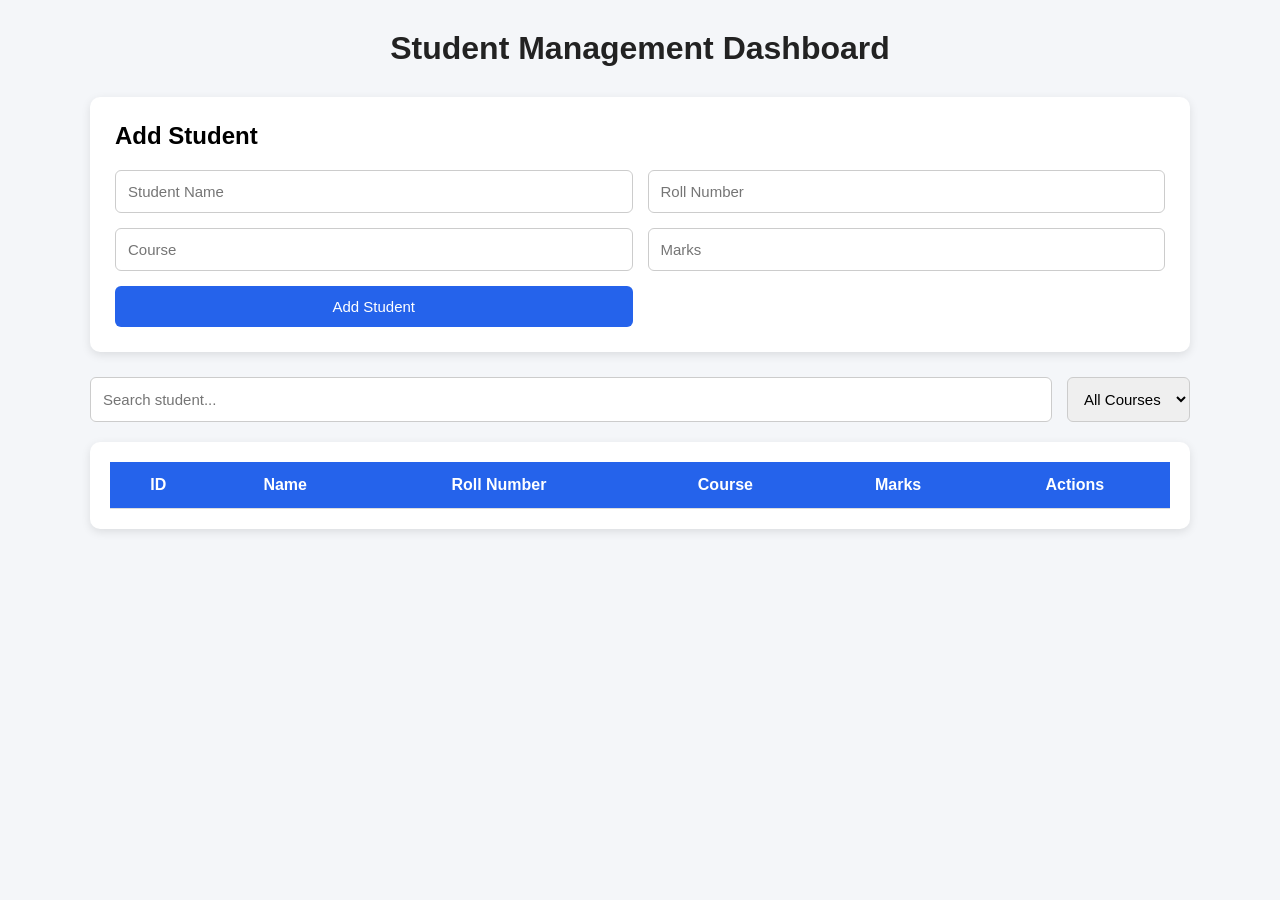
<file: 01-Student-Management-Dashboard/Student-Management-Dashboard/index.html>
<!DOCTYPE html>
<html lang="en">
<head>
    <meta charset="UTF-8">
    <meta name="viewport" content="width=device-width, initial-scale=1.0">

    <title>Student Management Dashboard</title>

    <link rel="stylesheet" href="style.css">
</head>

<body>

    <div class="container">

        <h1>Student Management Dashboard</h1>

        <!-- Student Form -->
        <div class="form-container">

            <h2>Add Student</h2>

            <form id="studentForm">

                <input
                    type="text"
                    id="studentName"
                    placeholder="Student Name"
                    required
                >

                <input
                    type="text"
                    id="studentRoll"
                    placeholder="Roll Number"
                    required
                >

                <input
                    type="text"
                    id="studentCourse"
                    placeholder="Course"
                    required
                >

                <input
                    type="number"
                    id="studentMarks"
                    placeholder="Marks"
                    required
                >

                <button type="submit" id="submitButton">
                    Add Student
                </button>

            </form>

        </div>

        <!-- Search and Filter -->
        <div class="controls">

            <input
                type="text"
                id="searchInput"
                placeholder="Search student..."
            >

            <select id="courseFilter">

                <option value="all">All Courses</option>

                <option value="ECE">ECE</option>

                <option value="CSE">CSE</option>

                <option value="EEE">EEE</option>

                <option value="ME">ME</option>

            </select>

        </div>

        <!-- Student Table -->
        <div class="table-container">

            <table>

                <thead>

                    <tr>
                        <th>ID</th>
                        <th>Name</th>
                        <th>Roll Number</th>
                        <th>Course</th>
                        <th>Marks</th>
                        <th>Actions</th>
                    </tr>

                </thead>

                <tbody id="studentTableBody">

                </tbody>

            </table>

        </div>

    </div>

    <script src="script.js"></script>

</body>
</html>
</file>
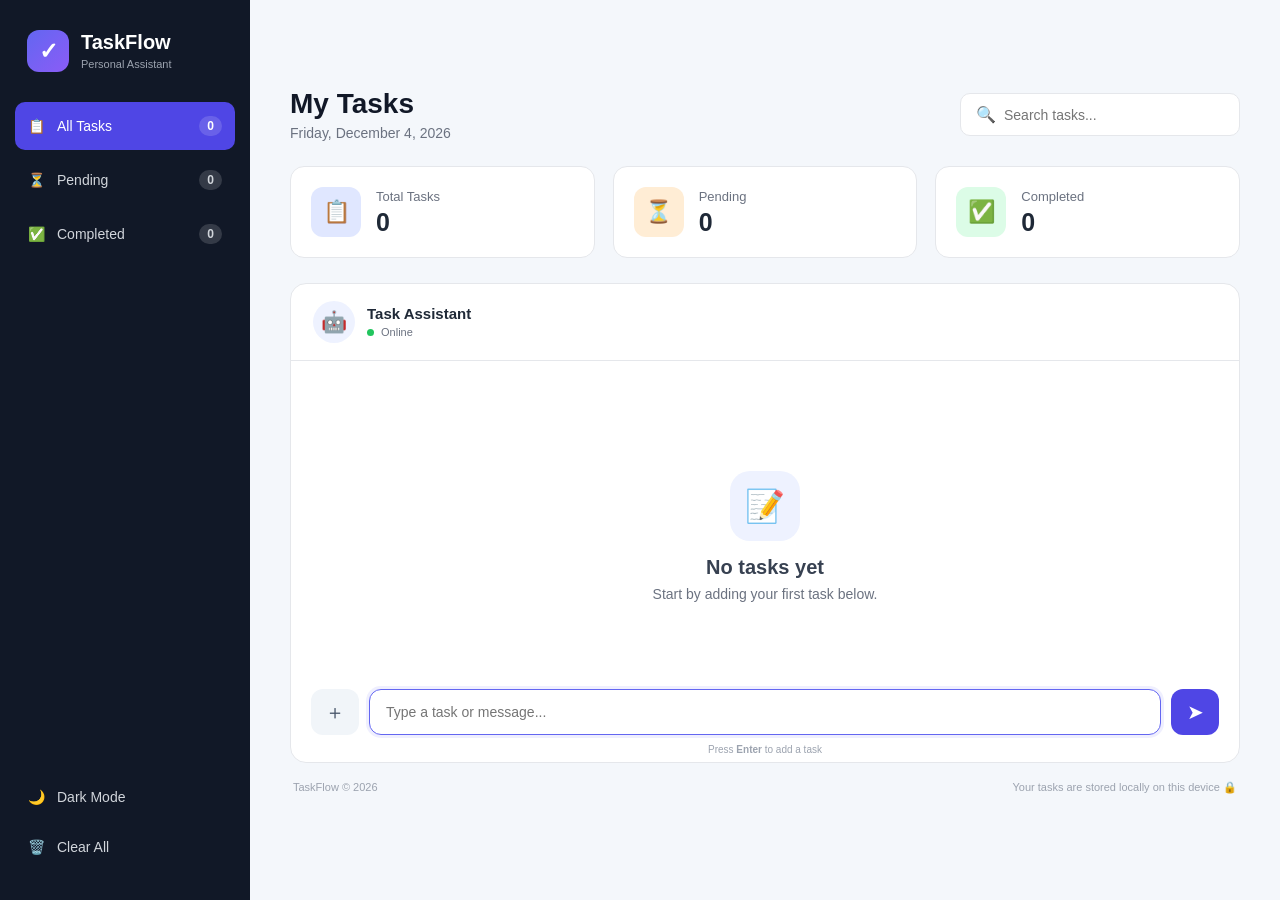
<file: 03-Chat-ToDo-App/Chat-ToDo-App/index.html>
<!DOCTYPE html>
<html lang="en">
<head>
    <meta charset="UTF-8">
    <meta name="viewport" content="width=device-width, initial-scale=1.0">

    <title>TaskFlow - Chat To-Do App</title>

    <link rel="stylesheet" href="style.css">
</head>

<body>

    <div class="app-container">

        <!-- SIDEBAR -->
        <aside class="sidebar">

            <div class="logo">
                <div class="logo-icon">✓</div>
                <div>
                    <h2>TaskFlow</h2>
                    <span>Personal Assistant</span>
                </div>
            </div>

            <div class="sidebar-menu">

                <button class="menu-item active" onclick="showAllTasks()">
                    <span>📋</span>
                    <span>All Tasks</span>
                    <strong id="allCount">0</strong>
                </button>

                <button class="menu-item" onclick="showPendingTasks()">
                    <span>⏳</span>
                    <span>Pending</span>
                    <strong id="pendingCount">0</strong>
                </button>

                <button class="menu-item" onclick="showCompletedTasks()">
                    <span>✅</span>
                    <span>Completed</span>
                    <strong id="completedCount">0</strong>
                </button>

            </div>

            <div class="sidebar-bottom">

                <button class="menu-item" onclick="toggleTheme()">
                    <span id="themeIcon">🌙</span>
                    <span>Dark Mode</span>
                </button>

                <button class="menu-item danger" onclick="clearAllTasks()">
                    <span>🗑️</span>
                    <span>Clear All</span>
                </button>

            </div>

        </aside>


        <!-- MAIN AREA -->
        <main class="main-content">

            <!-- HEADER -->
            <header class="top-bar">

                <div>
                    <h1 id="pageTitle">My Tasks</h1>
                    <p id="dateText"></p>
                </div>

                <div class="header-actions">

                    <div class="search-box">
                        <span>🔍</span>
                        <input
                            type="text"
                            id="searchInput"
                            placeholder="Search tasks..."
                            oninput="searchTasks()"
                        >
                    </div>

                </div>

            </header>


            <!-- STATISTICS -->
            <section class="stats">

                <div class="stat-card">
                    <div class="stat-icon blue">📋</div>

                    <div>
                        <span>Total Tasks</span>
                        <h2 id="totalTasks">0</h2>
                    </div>
                </div>


                <div class="stat-card">
                    <div class="stat-icon orange">⏳</div>

                    <div>
                        <span>Pending</span>
                        <h2 id="pendingTasks">0</h2>
                    </div>
                </div>


                <div class="stat-card">
                    <div class="stat-icon green">✅</div>

                    <div>
                        <span>Completed</span>
                        <h2 id="completedTasks">0</h2>
                    </div>
                </div>

            </section>


            <!-- CHAT / TASK AREA -->
            <section class="chat-container">

                <div class="chat-header">

                    <div class="assistant-avatar">
                        🤖
                    </div>

                    <div>
                        <h3>Task Assistant</h3>
                        <span>
                            <span class="online-dot"></span>
                            Online
                        </span>
                    </div>

                </div>


                <div class="task-area" id="taskArea">

                    <!-- Tasks will appear here -->

                </div>


                <!-- EMPTY STATE -->
                <div class="empty-state" id="emptyState">

                    <div class="empty-icon">
                        📝
                    </div>

                    <h2>No tasks yet</h2>

                    <p>
                        Start by adding your first task below.
                    </p>

                </div>


                <!-- INPUT -->
                <div class="input-area">

                    <button
                        class="attach-button"
                        onclick="showInfo()"
                        title="Information"
                    >
                        ＋
                    </button>

                    <input
                        type="text"
                        id="taskInput"
                        placeholder="Type a task or message..."
                        autocomplete="off"
                    >

                    <button
                        class="send-button"
                        onclick="addTask()"
                    >
                        ➤
                    </button>

                </div>

                <div class="input-hint">
                    Press <b>Enter</b> to add a task
                </div>

            </section>


            <!-- FOOTER -->
            <footer>

                <span>TaskFlow © 2026</span>

                <span>
                    Your tasks are stored locally on this device 🔒
                </span>

            </footer>

        </main>

    </div>


    <div class="toast" id="toast">
        Task added successfully!
    </div>


    <script src="script.js"></script>

</body>
</html>
</file>
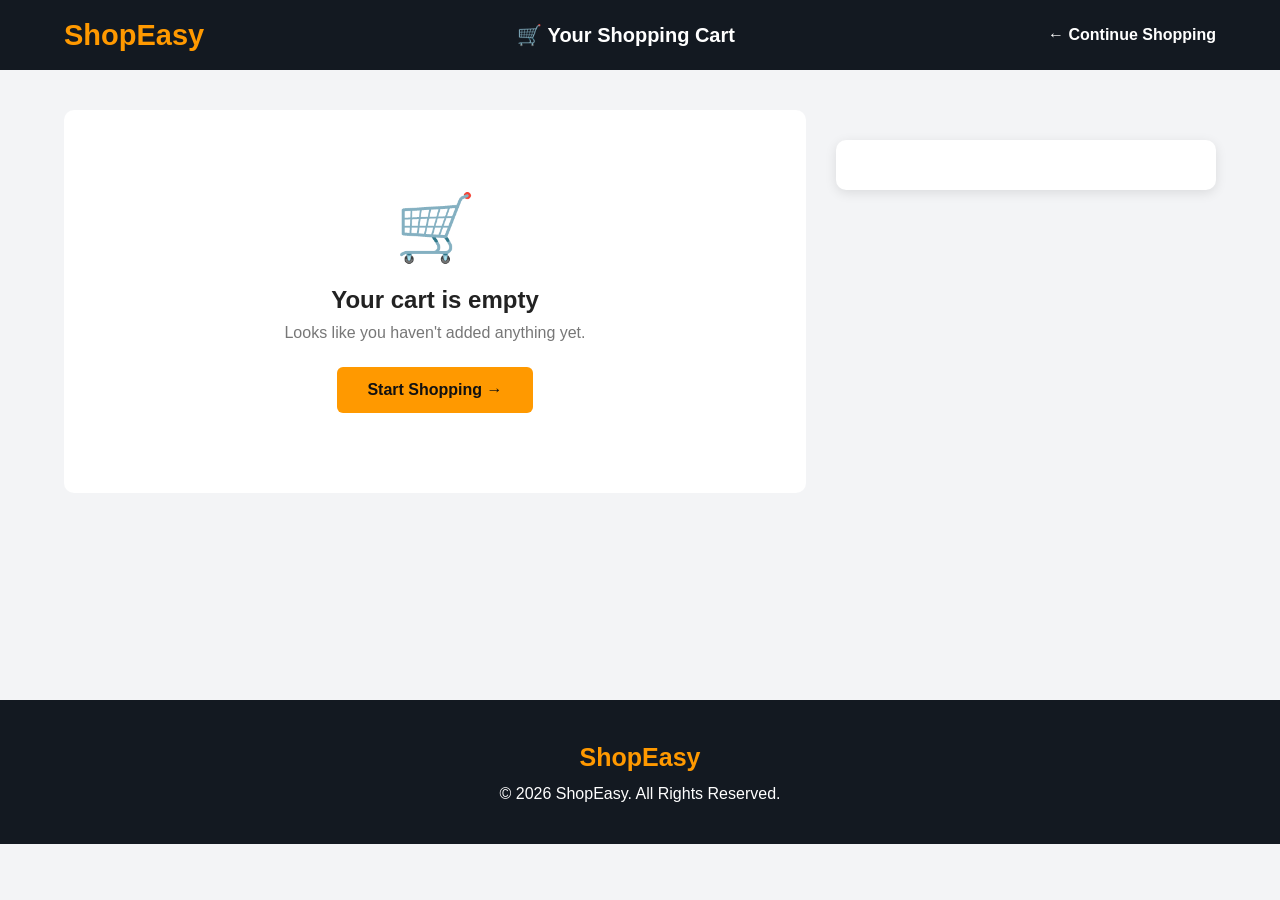
<file: 02-Mini-Amazon/E-Commerce-Website/cart.html>
<!DOCTYPE html>
<html lang="en">

<head>

    <meta charset="UTF-8">

    <meta
        name="viewport"
        content="width=device-width, initial-scale=1.0"
    >

    <title>ShopEasy | Shopping Cart</title>

    <link
        rel="stylesheet"
        href="style.css"
    >

</head>

<body>


    <!-- HEADER -->

    <header class="header">

        <a
            href="index.html"
            class="logo"
        >
            ShopEasy
        </a>


        <div class="cart-header-title">

            🛒 Your Shopping Cart

        </div>


        <a
            href="index.html"
            class="back-home"
        >
            ← Continue Shopping
        </a>

    </header>


    <!-- CART -->

    <main class="cart-page">

        <div
            id="cartContainer"
            class="cart-container"
        >
        </div>


        <aside
            id="cartSummary"
            class="cart-summary"
        >
        </aside>

    </main>


    <!-- FOOTER -->

    <footer>

        <div class="footer-logo">
            ShopEasy
        </div>

        <p>
            © 2026 ShopEasy. All Rights Reserved.
        </p>

    </footer>


    <script src="cart.js"></script>

</body>

</html>
</file>
<file: 01-Student-Management-Dashboard/Student-Management-Dashboard/style.css>
* {
    margin: 0;
    padding: 0;
    box-sizing: border-box;
}

body {
    font-family: Arial, sans-serif;
    background: #f4f6f9;
    padding: 30px;
}

.container {
    max-width: 1100px;
    margin: auto;
}

h1 {
    text-align: center;
    margin-bottom: 30px;
    color: #222;
}

.form-container {
    background: white;
    padding: 25px;
    border-radius: 10px;
    box-shadow: 0 3px 10px rgba(0, 0, 0, 0.1);
    margin-bottom: 25px;
}

.form-container h2 {
    margin-bottom: 20px;
}

form {
    display: grid;
    grid-template-columns: repeat(2, 1fr);
    gap: 15px;
}

input,
select {
    padding: 12px;
    border: 1px solid #ccc;
    border-radius: 6px;
    font-size: 15px;
}

button {
    padding: 12px;
    border: none;
    border-radius: 6px;
    background: #2563eb;
    color: white;
    font-size: 15px;
    cursor: pointer;
}

button:hover {
    background: #1d4ed8;
}

.controls {
    display: flex;
    gap: 15px;
    margin-bottom: 20px;
}

.controls input {
    flex: 1;
}

.table-container {
    background: white;
    padding: 20px;
    border-radius: 10px;
    overflow-x: auto;
    box-shadow: 0 3px 10px rgba(0, 0, 0, 0.1);
}

table {
    width: 100%;
    border-collapse: collapse;
}

th,
td {
    padding: 14px;
    border-bottom: 1px solid #ddd;
    text-align: center;
}

th {
    background: #2563eb;
    color: white;
}

tr:hover {
    background: #f1f5f9;
}

.edit-btn {
    background: #16a34a;
    margin-right: 5px;
}

.edit-btn:hover {
    background: #15803d;
}

.delete-btn {
    background: #dc2626;
}

.delete-btn:hover {
    background: #b91c1c;
}

@media (max-width: 700px) {

    form {
        grid-template-columns: 1fr;
    }

    .controls {
        flex-direction: column;
    }

    body {
        padding: 15px;
    }
}
</file>
<file: 03-Chat-ToDo-App/Chat-ToDo-App/style.css>
* {
    margin: 0;
    padding: 0;
    box-sizing: border-box;
}


body {
    font-family: Arial, Helvetica, sans-serif;
    background: #f4f7fb;
    color: #1f2937;
    min-height: 100vh;
    transition: 0.3s;
}


button,
input {
    font-family: inherit;
}


/* =========================
   APP
========================= */

.app-container {
    display: flex;
    min-height: 100vh;
}


/* =========================
   SIDEBAR
========================= */

.sidebar {
    width: 250px;
    background: #111827;
    color: white;
    padding: 25px 15px;
    display: flex;
    flex-direction: column;
    min-height: 100vh;
}


.logo {
    display: flex;
    align-items: center;
    gap: 12px;
    padding: 5px 12px 30px;
}


.logo-icon {
    width: 42px;
    height: 42px;
    border-radius: 12px;
    background: linear-gradient(135deg, #6366f1, #8b5cf6);
    display: flex;
    align-items: center;
    justify-content: center;
    font-size: 23px;
    font-weight: bold;
}


.logo h2 {
    font-size: 20px;
}


.logo span {
    font-size: 11px;
    color: #9ca3af;
}


.sidebar-menu {
    flex: 1;
}


.menu-item {
    width: 100%;
    border: none;
    background: transparent;
    color: #d1d5db;
    padding: 14px 13px;
    border-radius: 10px;
    display: flex;
    align-items: center;
    gap: 12px;
    margin-bottom: 6px;
    cursor: pointer;
    font-size: 14px;
    text-align: left;
    transition: 0.2s;
}


.menu-item:hover {
    background: #1f2937;
    color: white;
}


.menu-item.active {
    background: #4f46e5;
    color: white;
}


.menu-item strong {
    margin-left: auto;
    font-size: 12px;
    background: rgba(255,255,255,0.15);
    padding: 3px 8px;
    border-radius: 20px;
}


.menu-item.danger:hover {
    background: #7f1d1d;
}


/* =========================
   MAIN
========================= */

.main-content {
    flex: 1;
    padding: 30px 40px;
    max-width: 1500px;
    margin: auto;
    width: 100%;
}


.top-bar {
    display: flex;
    align-items: center;
    justify-content: space-between;
    margin-bottom: 25px;
}


.top-bar h1 {
    font-size: 28px;
    color: #111827;
}


.top-bar p {
    color: #6b7280;
    font-size: 14px;
    margin-top: 5px;
}


.search-box {
    width: 280px;
    background: white;
    border: 1px solid #e5e7eb;
    padding: 11px 15px;
    border-radius: 10px;
    display: flex;
    align-items: center;
    gap: 8px;
}


.search-box input {
    border: none;
    outline: none;
    width: 100%;
    font-size: 14px;
}


/* =========================
   STATISTICS
========================= */

.stats {
    display: grid;
    grid-template-columns: repeat(3, 1fr);
    gap: 18px;
    margin-bottom: 25px;
}


.stat-card {
    background: white;
    border-radius: 14px;
    padding: 20px;
    display: flex;
    align-items: center;
    gap: 15px;
    border: 1px solid #e5e7eb;
}


.stat-icon {
    width: 50px;
    height: 50px;
    border-radius: 12px;
    display: flex;
    align-items: center;
    justify-content: center;
    font-size: 22px;
}


.stat-icon.blue {
    background: #e0e7ff;
}


.stat-icon.orange {
    background: #ffedd5;
}


.stat-icon.green {
    background: #dcfce7;
}


.stat-card span {
    color: #6b7280;
    font-size: 13px;
}


.stat-card h2 {
    font-size: 25px;
    margin-top: 3px;
}


/* =========================
   CHAT CONTAINER
========================= */

.chat-container {
    background: white;
    border-radius: 16px;
    border: 1px solid #e5e7eb;
    overflow: hidden;
    min-height: 480px;
    position: relative;
}


.chat-header {
    padding: 17px 22px;
    border-bottom: 1px solid #e5e7eb;
    display: flex;
    align-items: center;
    gap: 12px;
}


.assistant-avatar {
    width: 42px;
    height: 42px;
    border-radius: 50%;
    background: #eef2ff;
    display: flex;
    align-items: center;
    justify-content: center;
    font-size: 21px;
}


.chat-header h3 {
    font-size: 15px;
}


.chat-header span {
    font-size: 11px;
    color: #6b7280;
}


.online-dot {
    display: inline-block;
    width: 7px;
    height: 7px;
    background: #22c55e;
    border-radius: 50%;
    margin-right: 4px;
}


/* =========================
   TASK AREA
========================= */

.task-area {
    padding: 20px;
    max-height: 380px;
    overflow-y: auto;
}


.task {
    display: flex;
    align-items: center;
    gap: 13px;
    padding: 15px;
    margin-bottom: 10px;
    border-radius: 12px;
    background: #f8fafc;
    border: 1px solid #edf0f4;
    animation: slideIn 0.25s ease;
}


@keyframes slideIn {
    from {
        opacity: 0;
        transform: translateY(8px);
    }

    to {
        opacity: 1;
        transform: translateY(0);
    }
}


.task-checkbox {
    width: 21px;
    height: 21px;
    border: 2px solid #cbd5e1;
    border-radius: 50%;
    cursor: pointer;
    flex-shrink: 0;
    display: flex;
    align-items: center;
    justify-content: center;
    transition: 0.2s;
}


.task-checkbox:hover {
    border-color: #6366f1;
}


.task.completed .task-checkbox {
    background: #22c55e;
    border-color: #22c55e;
    color: white;
}


.task-text {
    flex: 1;
    font-size: 14px;
    line-height: 1.5;
    word-break: break-word;
}


.task.completed .task-text {
    text-decoration: line-through;
    color: #9ca3af;
}


.task-time {
    font-size: 11px;
    color: #9ca3af;
    white-space: nowrap;
}


.delete-btn {
    border: none;
    background: transparent;
    cursor: pointer;
    font-size: 17px;
    opacity: 0.5;
    transition: 0.2s;
}


.delete-btn:hover {
    opacity: 1;
    transform: scale(1.1);
}


/* =========================
   EMPTY STATE
========================= */

.empty-state {
    text-align: center;
    padding: 70px 20px;
    color: #6b7280;
}


.empty-icon {
    width: 70px;
    height: 70px;
    background: #eef2ff;
    border-radius: 20px;
    margin: auto;
    display: flex;
    align-items: center;
    justify-content: center;
    font-size: 32px;
    margin-bottom: 15px;
}


.empty-state h2 {
    color: #374151;
    font-size: 20px;
    margin-bottom: 7px;
}


.empty-state p {
    font-size: 14px;
}


/* =========================
   INPUT
========================= */

.input-area {
    position: absolute;
    bottom: 27px;
    left: 20px;
    right: 20px;
    display: flex;
    gap: 10px;
}


.input-area input {
    flex: 1;
    border: 1px solid #dbe1e8;
    border-radius: 12px;
    padding: 14px 16px;
    outline: none;
    font-size: 14px;
    transition: 0.2s;
}


.input-area input:focus {
    border-color: #6366f1;
    box-shadow: 0 0 0 3px rgba(99,102,241,0.1);
}


.attach-button,
.send-button {
    width: 48px;
    border: none;
    border-radius: 12px;
    cursor: pointer;
    font-size: 20px;
}


.attach-button {
    background: #f1f5f9;
    color: #475569;
}


.send-button {
    background: #4f46e5;
    color: white;
}


.send-button:hover {
    background: #4338ca;
}


.input-hint {
    position: absolute;
    bottom: 7px;
    left: 0;
    right: 0;
    text-align: center;
    font-size: 10px;
    color: #9ca3af;
}


/* =========================
   FOOTER
========================= */

footer {
    display: flex;
    justify-content: space-between;
    padding: 18px 3px;
    color: #9ca3af;
    font-size: 11px;
}


/* =========================
   TOAST
========================= */

.toast {
    position: fixed;
    bottom: 25px;
    right: 25px;
    background: #111827;
    color: white;
    padding: 13px 18px;
    border-radius: 10px;
    font-size: 13px;
    transform: translateY(100px);
    opacity: 0;
    transition: 0.3s;
}


.toast.show {
    transform: translateY(0);
    opacity: 1;
}


/* =========================
   DARK MODE
========================= */

body.dark {
    background: #0f172a;
    color: #e5e7eb;
}


body.dark .main-content {
    color: #e5e7eb;
}


body.dark .top-bar h1 {
    color: white;
}


body.dark .stat-card,
body.dark .chat-container,
body.dark .search-box {
    background: #1e293b;
    border-color: #334155;
}


body.dark .stat-card span,
body.dark .top-bar p {
    color: #94a3b8;
}


body.dark .chat-header {
    border-color: #334155;
}


body.dark .task {
    background: #0f172a;
    border-color: #334155;
}


body.dark .task-text {
    color: #e5e7eb;
}


body.dark .task.completed .task-text {
    color: #64748b;
}


body.dark .input-area input {
    background: #0f172a;
    border-color: #475569;
    color: white;
}


body.dark .input-area input::placeholder {
    color: #64748b;
}


body.dark .attach-button {
    background: #334155;
    color: white;
}


body.dark .empty-state h2 {
    color: white;
}


/* =========================
   RESPONSIVE
========================= */

@media (max-width: 900px) {

    .sidebar {
        width: 210px;
    }

    .main-content {
        padding: 25px;
    }

    .stats {
        grid-template-columns: 1fr;
    }

}


@media (max-width: 700px) {

    .app-container {
        display: block;
    }

    .sidebar {
        width: 100%;
        min-height: auto;
        padding: 15px;
    }

    .logo {
        padding-bottom: 15px;
    }

    .sidebar-menu,
    .sidebar-bottom {
        display: flex;
        gap: 5px;
    }

    .menu-item {
        margin: 0;
        padding: 10px;
    }

    .menu-item span:nth-child(2) {
        display: none;
    }

    .main-content {
        padding: 20px 15px;
    }

    .top-bar {
        display: block;
    }

    .search-box {
        width: 100%;
        margin-top: 15px;
    }

    footer {
        display: block;
        text-align: center;
        line-height: 2;
    }

}


@media (max-width: 450px) {

    .stats {
        gap: 10px;
    }

    .stat-card {
        padding: 14px;
    }

    .task-time {
        display: none;
    }

    .input-area {
        left: 10px;
        right: 10px;
    }

}
</file>
<file: 02-Mini-Amazon/E-Commerce-Website/style.css>
/* ==========================================
   SHOP EASY - ADVANCED CSS
========================================== */

* {
    margin: 0;
    padding: 0;
    box-sizing: border-box;
}


html {
    scroll-behavior: smooth;
}


body {
    font-family:
        Arial,
        Helvetica,
        sans-serif;

    background: #f3f4f6;

    color: #222;

    transition:
        background 0.3s,
        color 0.3s;
}


button,
input,
select {
    font-family: inherit;
}


/* ==========================================
   HEADER
========================================== */

.header {
    background: #131921;

    color: white;

    min-height: 70px;

    display: flex;

    align-items: center;

    gap: 20px;

    padding: 10px 5%;

    position: sticky;

    top: 0;

    z-index: 900;
}


.logo {
    color: #ff9900;

    font-size: 29px;

    font-weight: 800;

    text-decoration: none;

    white-space: nowrap;
}


.search-box {
    flex: 1;

    max-width: 850px;

    display: flex;
}


.search-box input {
    flex: 1;

    height: 44px;

    border: none;

    outline: none;

    padding: 0 16px;

    font-size: 15px;

    border-radius:
        5px 0 0 5px;
}


.search-box button {
    width: 55px;

    border: none;

    background: #ff9900;

    cursor: pointer;

    font-size: 20px;

    border-radius:
        0 5px 5px 0;
}


.theme-btn {
    background: #232f3e;

    color: white;

    border: 1px solid #555;

    width: 42px;

    height: 42px;

    border-radius: 50%;

    cursor: pointer;

    font-size: 18px;
}


.cart-link {
    color: white;

    text-decoration: none;

    font-weight: bold;

    white-space: nowrap;
}


#cartCount,
#wishlistCount {
    background: #ff9900;

    color: #111;

    padding: 3px 7px;

    border-radius: 50%;

    font-size: 12px;

    margin-left: 3px;
}


/* ==========================================
   NAVBAR
========================================== */

.navbar {
    background: #232f3e;

    min-height: 48px;

    display: flex;

    align-items: center;

    gap: 28px;

    padding: 8px 5%;

    position: sticky;

    top: 70px;

    z-index: 800;
}


.navbar a {
    color: white;

    text-decoration: none;

    font-size: 14px;

    font-weight: bold;
}


.navbar a:hover {
    color: #ff9900;
}


.nav-wishlist {
    background: none;

    border: none;

    color: white;

    cursor: pointer;

    font-weight: bold;
}


.nav-wishlist:hover {
    color: #ff9900;
}


/* ==========================================
   HERO
========================================== */

.hero {
    min-height: 480px;

    display: flex;

    align-items: center;

    justify-content: center;

    text-align: center;

    color: white;

    background:
        linear-gradient(
            135deg,
            #172554,
            #2563eb
        );

    position: relative;

    overflow: hidden;
}


.hero::before {
    content: "";

    position: absolute;

    width: 400px;

    height: 400px;

    border-radius: 50%;

    background:
        rgba(255,255,255,0.08);

    top: -150px;

    left: -100px;
}


.hero::after {
    content: "";

    position: absolute;

    width: 500px;

    height: 500px;

    border-radius: 50%;

    background:
        rgba(255,153,0,0.12);

    right: -150px;

    bottom: -200px;
}


.hero-content {
    position: relative;

    z-index: 2;

    padding: 20px;
}


.hero-small {
    font-size: 13px;

    letter-spacing: 4px;

    color: #ffcc80;

    font-weight: bold;
}


.hero-content h1 {
    font-size: 55px;

    line-height: 1.1;

    margin: 20px 0;
}


.hero-content p {
    font-size: 19px;

    margin-bottom: 30px;

    opacity: 0.9;
}


.shop-btn {
    display: inline-block;

    padding: 14px 30px;

    background: #ff9900;

    color: #111;

    text-decoration: none;

    border-radius: 6px;

    font-weight: bold;

    transition: 0.2s;
}


.shop-btn:hover {
    background: #ffad32;

    transform: translateY(-2px);
}


/* ==========================================
   FEATURES
========================================== */

.features {
    display: grid;

    grid-template-columns:
        repeat(4, 1fr);

    gap: 20px;

    padding: 30px 5%;

    background: white;
}


.feature {
    text-align: center;

    padding: 20px;
}


.feature span {
    font-size: 32px;
}


.feature h3 {
    margin: 10px 0 5px;
}


.feature p {
    color: #777;

    font-size: 14px;
}


/* ==========================================
   CATEGORY
========================================== */

.category-section {
    background: white;

    padding: 35px 5%;

    text-align: center;

    margin-top: 2px;
}


.category-section h2 {
    margin-bottom: 22px;
}


.categories {
    display: flex;

    justify-content: center;

    flex-wrap: wrap;

    gap: 10px;
}


.categories button {
    padding: 10px 18px;

    border: 1px solid #ddd;

    background: white;

    border-radius: 25px;

    cursor: pointer;

    font-weight: bold;

    transition: 0.2s;
}


.categories button:hover {
    background: #ff9900;

    border-color: #ff9900;

    transform: translateY(-2px);
}


/* ==========================================
   PRODUCTS
========================================== */

.products-section {
    padding: 45px 5%;
}


.products-heading {
    display: flex;

    justify-content: space-between;

    align-items: center;

    margin-bottom: 30px;
}


.products-heading h2 {
    font-size: 30px;
}


.products-heading p {
    color: #777;

    margin-top: 6px;
}


.sort-box {
    display: flex;

    align-items: center;

    gap: 10px;
}


.sort-box select {
    padding: 10px 15px;

    border: 1px solid #ccc;

    border-radius: 5px;

    background: white;

    cursor: pointer;
}


/* ==========================================
   PRODUCT GRID
========================================== */

.product-grid {
    display: grid;

    grid-template-columns:
        repeat(
            auto-fill,
            minmax(240px, 1fr)
        );

    gap: 24px;
}


/* ==========================================
   PRODUCT CARD
========================================== */

.product-card {
    background: white;

    border-radius: 10px;

    overflow: hidden;

    box-shadow:
        0 3px 12px
        rgba(0,0,0,0.1);

    transition:
        transform 0.25s,
        box-shadow 0.25s;

    display: flex;

    flex-direction: column;
}


.product-card:hover {
    transform: translateY(-6px);

    box-shadow:
        0 12px 25px
        rgba(0,0,0,0.16);
}


/* ==========================================
   PRODUCT IMAGE
========================================== */

.image-container {
    height: 240px;

    background: #f8f8f8;

    position: relative;

    display: flex;

    align-items: center;

    justify-content: center;

    overflow: hidden;
}


.product-image {
    width: 100%;

    height: 100%;

    object-fit: contain;

    padding: 15px;

    transition:
        transform 0.3s;
}


.product-card:hover
.product-image {
    transform: scale(1.07);
}


.discount-badge {
    position: absolute;

    left: 10px;

    top: 10px;

    background: #cc0c39;

    color: white;

    padding: 5px 8px;

    border-radius: 4px;

    font-size: 12px;

    font-weight: bold;

    z-index: 2;
}


.wishlist-btn {
    position: absolute;

    right: 10px;

    top: 10px;

    width: 38px;

    height: 38px;

    border-radius: 50%;

    border: none;

    background: white;

    box-shadow:
        0 2px 8px
        rgba(0,0,0,0.15);

    cursor: pointer;

    font-size: 21px;

    z-index: 3;
}


.wishlist-btn.active {
    background: #ffe4e6;
}


/* ==========================================
   PRODUCT INFO
========================================== */

.product-info {
    padding: 17px;

    flex: 1;

    display: flex;

    flex-direction: column;
}


.product-category {
    color: #777;

    font-size: 12px;

    text-transform: uppercase;

    font-weight: bold;

    margin-bottom: 7px;
}


.product-info h3 {
    font-size: 18px;

    line-height: 1.3;

    margin-bottom: 8px;

    min-height: 46px;
}


.rating {
    display: flex;

    align-items: center;

    gap: 7px;

    font-size: 13px;

    margin-bottom: 8px;
}


.stars {
    color: #f59e0b;

    letter-spacing: 1px;

    font-size: 15px;
}


.description {
    color: #666;

    font-size: 13px;

    line-height: 1.5;

    display: -webkit-box;

    -webkit-line-clamp: 2;

    -webkit-box-orient: vertical;

    overflow: hidden;

    min-height: 40px;
}


.price-row {
    display: flex;

    align-items: center;

    gap: 8px;

    margin-top: 13px;

    flex-wrap: wrap;
}


.price {
    color: #b12704;

    font-size: 21px;

    font-weight: bold;
}


.original-price {
    color: #777;

    text-decoration: line-through;

    font-size: 13px;
}


.discount {
    color: #067d62;

    font-weight: bold;

    font-size: 13px;
}


.stock {
    color: #067d62;

    font-size: 13px;

    margin: 8px 0;
}


.low-stock {
    color: #b12704;

    font-weight: bold;
}


.product-buttons {
    display: flex;

    gap: 8px;

    margin-top: auto;

    padding-top: 10px;
}


.view-btn,
.add-cart-btn {
    flex: 1;

    padding: 10px;

    border: none;

    border-radius: 5px;

    cursor: pointer;

    font-weight: bold;
}


.view-btn {
    background: #e7e7e7;
}


.view-btn:hover {
    background: #d5d5d5;
}


.add-cart-btn {
    background: #ff9900;

    color: #111;
}


.add-cart-btn:hover {
    background: #ffad32;
}


.large-btn {
    width: 100%;

    padding: 14px;

    font-size: 16px;
}


/* ==========================================
   LOADING
========================================== */

.loading {
    grid-column: 1 / -1;

    text-align: center;

    padding: 80px;
}


.loader {
    width: 45px;

    height: 45px;

    border: 5px solid #ddd;

    border-top-color: #ff9900;

    border-radius: 50%;

    animation:
        spin 0.8s linear infinite;

    margin:
        0 auto 15px;
}


@keyframes spin {

    to {
        transform: rotate(360deg);
    }

}


/* ==========================================
   NO PRODUCTS
========================================== */

.no-products {
    grid-column: 1 / -1;

    text-align: center;

    padding: 70px;

    background: white;

    border-radius: 10px;
}


.no-products-icon {
    font-size: 50px;

    margin-bottom: 15px;
}


.no-products p {
    color: #777;

    margin-top: 10px;
}


/* ==========================================
   PAGINATION
========================================== */

.pagination {
    display: flex;

    justify-content: center;

    gap: 8px;

    margin-top: 35px;
}


.pagination button {
    min-width: 40px;

    height: 40px;

    border: 1px solid #ccc;

    background: white;

    border-radius: 5px;

    cursor: pointer;
}


.pagination button:hover {
    background: #ff9900;
}


.pagination button.active {
    background: #232f3e;

    color: white;

    border-color: #232f3e;
}


.pagination button:disabled {
    opacity: 0.4;

    cursor: not-allowed;
}


/* ==========================================
   MODAL
========================================== */

.modal {
    display: none;

    position: fixed;

    inset: 0;

    z-index: 2000;

    background:
        rgba(0,0,0,0.75);

    padding: 25px;

    align-items: center;

    justify-content: center;
}


.modal.show {
    display: flex;
}


.modal-content {
    width: 100%;

    max-width: 900px;

    max-height: 90vh;

    overflow-y: auto;

    background: white;

    border-radius: 12px;

    padding: 30px;

    position: relative;
}


.close {
    position: absolute;

    right: 18px;

    top: 10px;

    border: none;

    background: none;

    font-size: 35px;

    cursor: pointer;

    z-index: 5;
}


.modal-layout {
    display: grid;

    grid-template-columns:
        1fr 1fr;

    gap: 35px;
}


.modal-images > img {
    width: 100%;

    height: 350px;

    object-fit: contain;

    background: #f7f7f7;

    border-radius: 8px;
}


.modal-thumbnails {
    display: flex;

    gap: 8px;

    margin-top: 10px;

    overflow-x: auto;
}


.modal-thumbnails img {
    width: 65px;

    height: 65px;

    object-fit: contain;

    border: 1px solid #ddd;

    border-radius: 5px;

    cursor: pointer;

    background: #fafafa;
}


.modal-category {
    color: #777;

    text-transform: uppercase;

    font-size: 12px;

    font-weight: bold;
}


.modal-details h2 {
    font-size: 28px;

    margin: 10px 0;
}


.modal-description {
    color: #555;

    line-height: 1.7;

    margin: 20px 0;
}


.brand {
    margin-bottom: 15px;

    font-weight: bold;
}


.modal-price {
    display: flex;

    align-items: center;

    gap: 10px;

    flex-wrap: wrap;

    margin-bottom: 15px;
}


.modal-price .price {
    font-size: 28px;
}


.modal-stock {
    margin-bottom: 20px;
}


/* ==========================================
   WISHLIST
========================================== */

.wishlist-content {
    background: white;

    width: 100%;

    max-width: 600px;

    max-height: 80vh;

    overflow-y: auto;

    border-radius: 12px;

    padding: 30px;

    position: relative;
}


.wishlist-content h2 {
    margin-bottom: 20px;
}


.wishlist-item {
    display: flex;

    align-items: center;

    gap: 15px;

    padding: 12px 0;

    border-bottom: 1px solid #ddd;
}


.wishlist-item img {
    width: 75px;

    height: 75px;

    object-fit: contain;

    background: #f5f5f5;

    border-radius: 5px;
}


.wishlist-item div {
    flex: 1;
}


.wishlist-item h3 {
    font-size: 15px;

    margin-bottom: 5px;
}


.wishlist-item strong {
    color: #b12704;
}


.wishlist-item button {
    border: none;

    background: #eee;

    padding: 8px;

    border-radius: 5px;

    cursor: pointer;
}


.empty-wishlist {
    text-align: center;

    padding: 40px;
}


.empty-wishlist div {
    font-size: 50px;

    margin-bottom: 10px;
}


.empty-wishlist p {
    color: #777;

    margin-top: 8px;
}


/* ==========================================
   ABOUT
========================================== */

.about-section {
    background: white;

    padding: 70px 8%;

    text-align: center;
}


.about-section h2 {
    font-size: 32px;

    margin-bottom: 20px;
}


.about-section p {
    max-width: 800px;

    margin: 10px auto;

    color: #666;

    line-height: 1.7;
}


/* ==========================================
   CONTACT
========================================== */

.contact-section {
    padding: 60px 5%;

    text-align: center;
}


.contact-section h2 {
    font-size: 32px;

    margin-bottom: 30px;
}


.contact-grid {
    display: grid;

    grid-template-columns:
        repeat(3, 1fr);

    gap: 20px;

    max-width: 900px;

    margin: auto;
}


.contact-grid > div {
    background: white;

    padding: 30px;

    border-radius: 10px;

    box-shadow:
        0 3px 12px
        rgba(0,0,0,0.08);
}


.contact-grid span {
    font-size: 30px;
}


.contact-grid h3 {
    margin: 10px 0;
}


.contact-grid p {
    color: #666;
}


/* ==========================================
   FOOTER
========================================== */

footer {
    background: #131921;

    color: white;

    text-align: center;

    padding: 35px;

    line-height: 1.8;
}


.footer-logo {
    color: #ff9900;

    font-size: 25px;

    font-weight: bold;
}


/* ==========================================
   CART
========================================== */

.cart-header-title {
    font-size: 20px;

    font-weight: bold;

    margin: auto;
}


.back-home {
    color: white;

    text-decoration: none;

    font-weight: bold;
}


.cart-page {
    max-width: 1400px;

    margin: auto;

    padding: 40px 5%;

    min-height: 70vh;

    display: grid;

    grid-template-columns:
        1fr 380px;

    gap: 30px;
}


.cart-item {
    background: white;

    border-radius: 10px;

    padding: 18px;

    margin-bottom: 15px;

    display: flex;

    align-items: center;

    gap: 20px;

    box-shadow:
        0 2px 8px
        rgba(0,0,0,0.08);
}


.cart-item-image {
    width: 120px;

    height: 110px;

    object-fit: contain;

    background: #f5f5f5;

    border-radius: 7px;
}


.cart-item-details {
    flex: 1;
}


.cart-category {
    color: #777;

    font-size: 11px;

    text-transform: uppercase;
}


.cart-item-details h3 {
    margin: 7px 0;
}


.cart-price {
    color: #b12704;

    font-weight: bold;
}


.quantity-controls {
    display: flex;

    align-items: center;

    gap: 10px;

    border: 1px solid #ddd;

    border-radius: 5px;

    padding: 3px;
}


.quantity-controls button {
    width: 32px;

    height: 32px;

    border: none;

    background: #eee;

    cursor: pointer;

    border-radius: 4px;

    font-size: 18px;
}


.quantity-controls span {
    min-width: 25px;

    text-align: center;

    font-weight: bold;
}


.item-total {
    min-width: 100px;

    text-align: right;

    color: #b12704;

    font-weight: bold;
}


.remove-btn {
    border: none;

    background: #fee2e2;

    color: #dc2626;

    padding: 9px;

    border-radius: 5px;

    cursor: pointer;
}


.cart-summary {
    background: white;

    border-radius: 10px;

    padding: 25px;

    height: fit-content;

    position: sticky;

    top: 140px;

    box-shadow:
        0 3px 12px
        rgba(0,0,0,0.1);
}


.cart-summary h2 {
    margin-bottom: 20px;
}


.summary-row {
    display: flex;

    justify-content: space-between;

    margin: 13px 0;
}


.summary-total {
    display: flex;

    justify-content: space-between;

    font-size: 23px;

    margin: 20px 0;
}


.discount-row {
    color: #067d62;
}


.free-delivery-message {
    background: #ecfdf5;

    color: #047857;

    padding: 10px;

    border-radius: 5px;

    font-size: 13px;

    margin-bottom: 15px;
}


.checkout-btn,
.clear-cart-btn {
    width: 100%;

    padding: 14px;

    border: none;

    border-radius: 5px;

    cursor: pointer;

    font-weight: bold;

    margin-top: 8px;
}


.checkout-btn {
    background: #ff9900;
}


.clear-cart-btn {
    background: #e5e7eb;
}


.empty-cart {
    background: white;

    border-radius: 10px;

    padding: 80px 20px;

    text-align: center;
}


.empty-cart-icon {
    font-size: 65px;

    margin-bottom: 20px;
}


.empty-cart h2 {
    margin-bottom: 10px;
}


.empty-cart p {
    color: #777;

    margin-bottom: 25px;
}


/* ==========================================
   TOAST
========================================== */

.toast {
    position: fixed;

    right: 25px;

    bottom: 25px;

    background: #232f3e;

    color: white;

    padding: 15px 22px;

    border-radius: 7px;

    transform:
        translateY(100px);

    opacity: 0;

    transition: 0.3s;

    z-index: 5000;
}


.toast.show {
    transform:
        translateY(0);

    opacity: 1;
}


/* ==========================================
   DARK MODE
========================================== */

body.dark-mode {
    background: #111827;

    color: #f3f4f6;
}


body.dark-mode
.category-section,

body.dark-mode
.features,

body.dark-mode
.about-section,

body.dark-mode
.product-card,

body.dark-mode
.contact-grid > div,

body.dark-mode
.cart-item,

body.dark-mode
.cart-summary,

body.dark-mode
.empty-cart,

body.dark-mode
.no-products,

body.dark-mode
.modal-content,

body.dark-mode
.wishlist-content {
    background: #1f2937;

    color: #f3f4f6;
}


body.dark-mode
.product-description,

body.dark-mode
.description,

body.dark-mode
.product-count,
body.dark-mode
.products-heading p {
    color: #cbd5e1;
}


body.dark-mode
.categories button,

body.dark-mode
.sort-box select,

body.dark-mode
.view-btn,

body.dark-mode
.quantity-controls button,

body.dark-mode
.clear-cart-btn {
    background: #374151;

    color: white;

    border-color: #4b5563;
}


body.dark-mode
.feature p,

body.dark-mode
.contact-grid p,

body.dark-mode
.about-section p,

body.dark-mode
.cart-price {
    color: #cbd5e1;
}


/* ==========================================
   RESPONSIVE
========================================== */

@media (max-width: 900px) {

    .header {
        flex-wrap: wrap;
    }


    .logo {
        width: 100%;

        text-align: center;
    }


    .search-box {
        order: 3;

        width: 100%;

        max-width: none;
    }


    .features {
        grid-template-columns:
            repeat(2, 1fr);
    }


    .cart-page {
        grid-template-columns: 1fr;
    }


    .cart-summary {
        position: static;
    }


    .modal-layout {
        grid-template-columns: 1fr;
    }

}


@media (max-width: 600px) {

    .navbar {
        top: 120px;

        justify-content: center;

        flex-wrap: wrap;

        gap: 14px;
    }


    .hero {
        min-height: 400px;
    }


    .hero-content h1 {
        font-size: 36px;
    }


    .hero-content p {
        font-size: 16px;
    }


    .features {
        grid-template-columns: 1fr;
    }


    .products-heading {
        flex-direction: column;

        align-items: flex-start;

        gap: 15px;
    }


    .sort-box {
        width: 100%;
    }


    .sort-box select {
        flex: 1;
    }


    .product-grid {
        grid-template-columns:
            repeat(2, 1fr);

        gap: 12px;
    }


    .product-info {
        padding: 12px;
    }


    .product-info h3 {
        font-size: 15px;
    }


    .image-container {
        height: 180px;
    }


    .description {
        display: none;
    }


    .cart-item {
        flex-wrap: wrap;

        justify-content: center;

        text-align: center;
    }


    .cart-item-details {
        min-width: 180px;
    }


    .item-total {
        text-align: center;
    }


    .contact-grid {
        grid-template-columns: 1fr;
    }

}


@media (max-width: 400px) {

    .product-grid {
        grid-template-columns: 1fr;
    }


    .image-container {
        height: 220px;
    }

}
</file>
